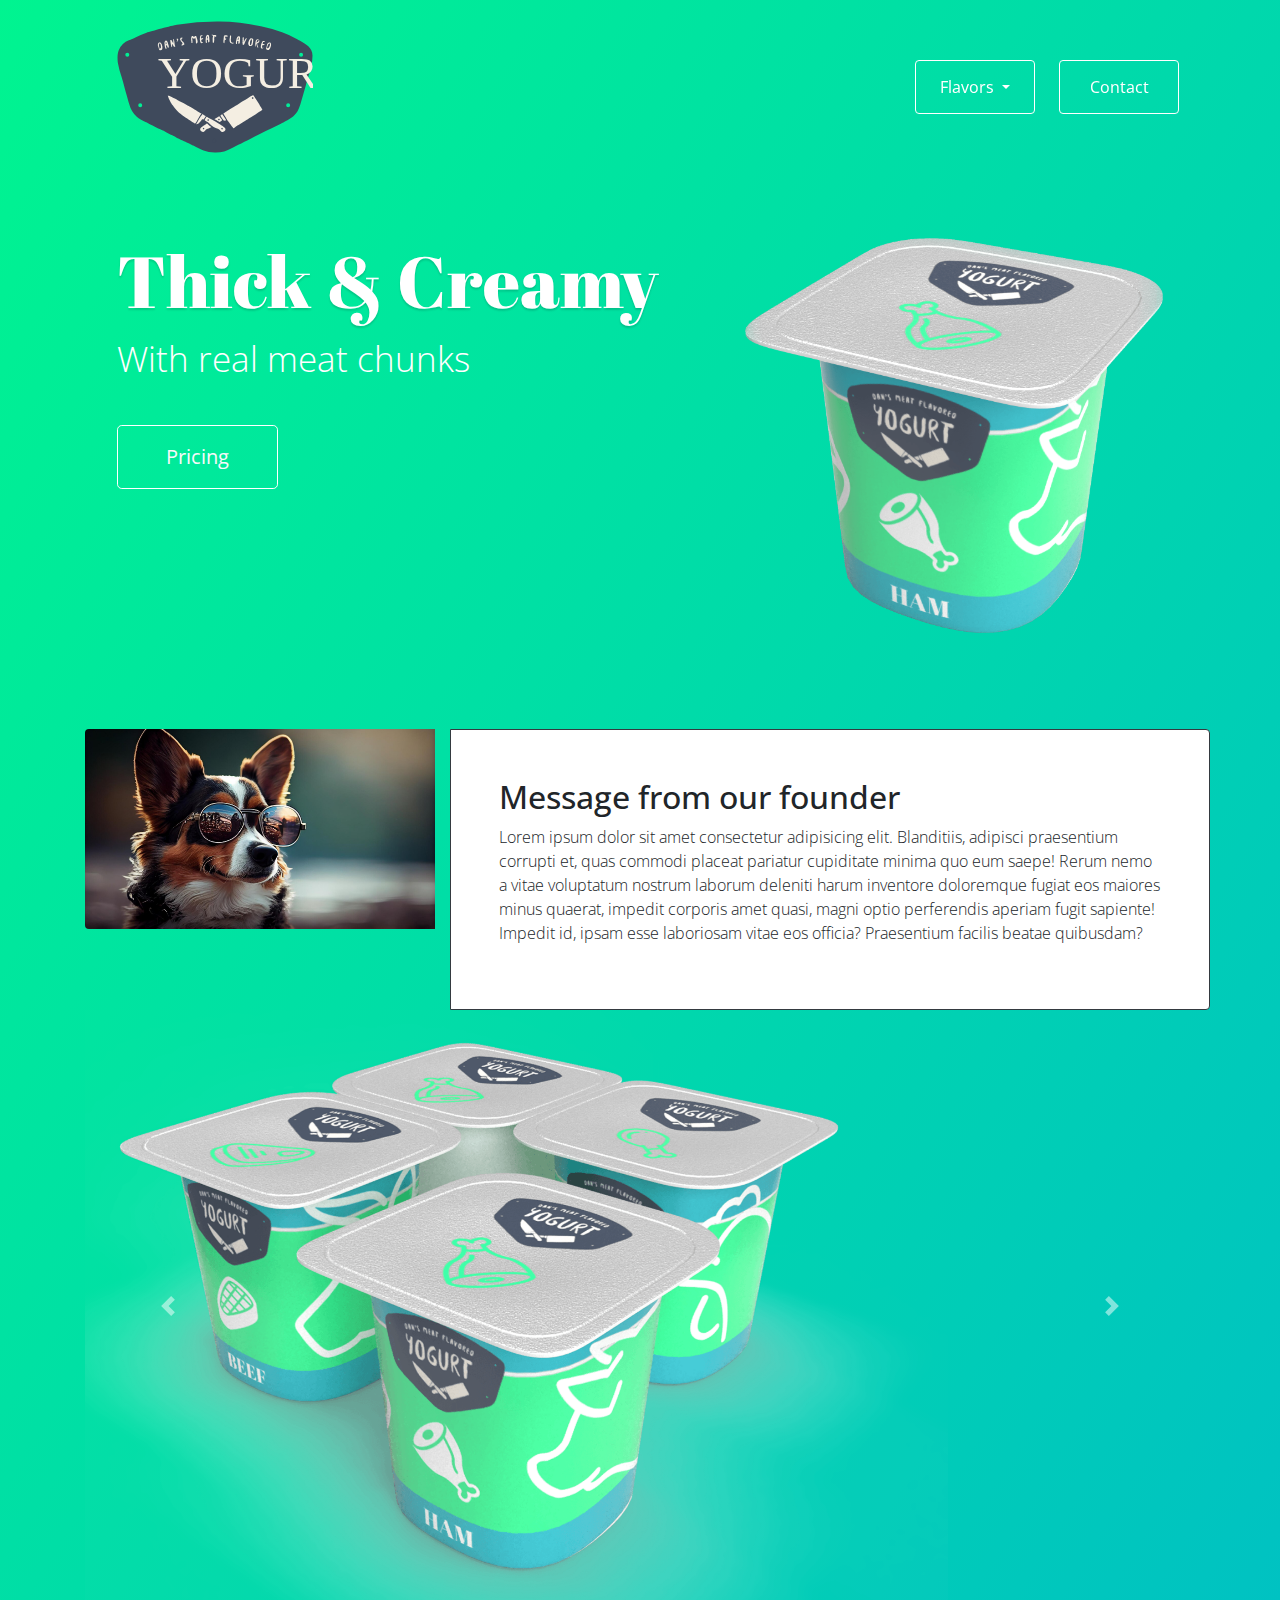
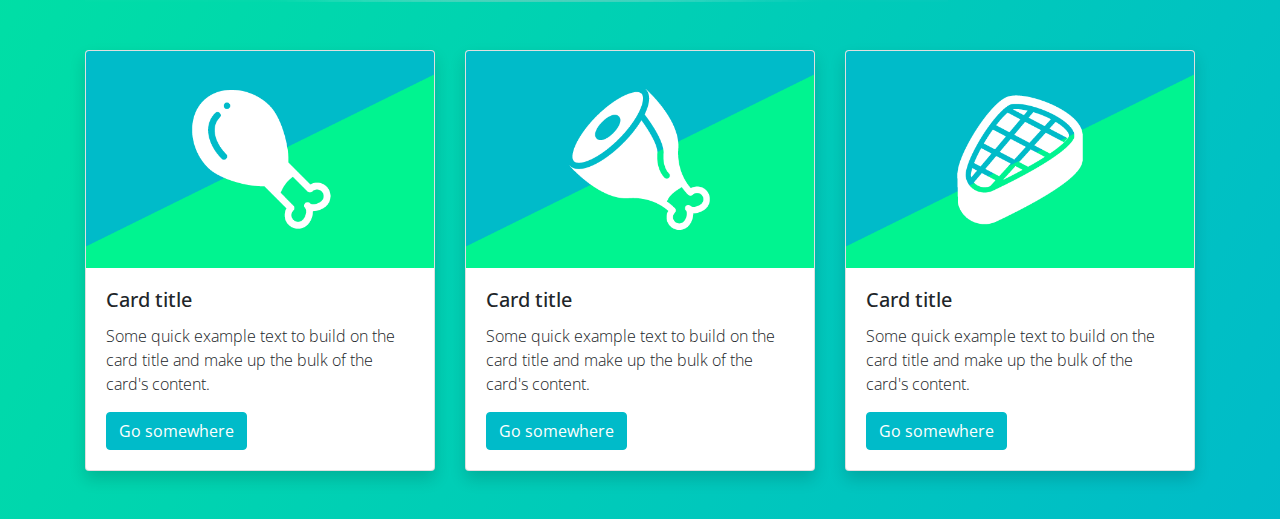
<file: cuteDogYogur/index.html>
<!DOCTYPE html>
<html lang="en">
<head>
    <meta charset="UTF-8">
    <meta name="viewport" content="width=device-width, initial-scale=1.0, shrink-to-fit=no">
    <meta http-equiv="X-UA-Compatible" content="ie=edge">
    <title>Document</title>

    <!-- This is the Bootstrap CSS -->
    <link href="https://fonts.googleapis.com/css?family=Abril+Fatface|Open+Sans:300,700&display=swap" rel="stylesheet">
    <link rel="stylesheet" href="https://stackpath.bootstrapcdn.com/bootstrap/4.3.1/css/bootstrap.min.css" integrity="sha384-ggOyR0iXCbMQv3Xipma34MD+dH/1fQ784/j6cY/iJTQUOhcWr7x9JvoRxT2MZw1T" crossorigin="anonymous">
    <link rel="stylesheet" href="style.css">


</head>
<body>
    <div class="container">
            <!-- Navigation -->
            <nav class="navbar navbar-expand-lg navbar-dark sticky-top">
                    
                <nav class="navbar navbar-light">
                    <a class="navbar-brand" href="index.html">
                      <img src="images/logo-dans-meat-yogurt.svg" alt="Dans' Meat Yogurt Company Logo">
                    </a>
                  </nav>

                    <button class="navbar-toggler" type="button" data-toggle="collapse" data-target="#navbarSupportedContent" aria-controls="navbarSupportedContent" aria-expanded="false" aria-label="Toggle navigation">
                      <span class="navbar-toggler-icon"></span>
                    </button>
                  

                    <!-- BUTTON - DROPDOWN -->

                    <div class="collapse navbar-collapse" id="navbarSupportedContent">
                      <ul class="navbar-nav ml-auto float-right">

                        <li class="nav-item dropdown btn btn-outline-light mr-4" style="width: 120px;">
                          <a class="nav-link dropdown-toggle text-white" href="#" id="navbarDropdown" role="button" data-toggle="dropdown" aria-haspopup="true" aria-expanded="false">
                            Flavors
                          </a>
                          <div class="dropdown-menu" aria-labelledby="navbarDropdown">
                            <a class="dropdown-item" href="#">Ham</a>
                            <a class="dropdown-item" href="#">Beef</a>
                            <a class="dropdown-item" href="#">Chicken</a>
                            <a class="dropdown-item" href="#">Fish</a>
                          </div>
                        </li>


                   <!-- BUTTON - NORMAL -->
                        <li class="nav-item btn btn-outline-light" style="width: 120px;">
                          <a class="nav-link text-white" href="#">Contact</a>
                        </li>

                      </ul>
                    </div>
                  </nav>


                  <!-- Jumbotron -->

                  <div class="jumbotron">

                    <div class="row">
                      <div class="col-12 col-md-7 text-center text-md-left">
                          <h1 class="display-3 text-white drop-shadow">Thick & Creamy</h1>
                          <p class="lead">With real meat chunks</p>
                          
                          <a class="btn btn-outline-light btn-lg mt-4 px-5 py-3 mb-5 mb-md-0" href="#" role="button">Pricing</a>
                  
                      </div>
                      <div class="col-12 col-md-5">
                          <img src="images/hero1.png" alt="Dan's Meat Yogurts" class="img-fluid">
                      </div>
                    </div>
                  
                  </div>

                  <!-- Founders Message -->

                  <div class="row">
                    <div class="col-12 col-md-4">
                      <img src="images/headshot-cuteDog.jpg" class="img-fluid border rounded-left border-lg border-0" alt="tripsy - Meat Yogurt Founder">
                    </div>
                    <div class="col-12 col-md-8 bg-white p-5 d-flex align-items-center border border-dark rounded-right border-lg">
                      <section>
                        <h2>Message from our founder</h2>
                        <p>Lorem ipsum dolor sit amet consectetur adipisicing elit. Blanditiis, adipisci praesentium corrupti et, quas commodi placeat pariatur cupiditate minima quo eum saepe! Rerum nemo a vitae voluptatum nostrum laborum deleniti harum inventore doloremque fugiat eos maiores minus quaerat, impedit corporis amet quasi, magni optio perferendis aperiam fugit sapiente! Impedit id, ipsam esse laboriosam vitae eos officia? Praesentium facilis beatae quibusdam?</p>
                      </section>
                    </div>
                  </div>


                  <!-- Carousel -->

                  <div id="carouselExampleControls" class="carousel slide d-none d-md-block" data-ride="carousel">
                        <div class="carousel-inner">
                          <div class="carousel-item active" data-interval="500">
                            <img src="images/yogurt-1.png" class="d-block w-100" alt="...">
                          </div>
                          <div class="carousel-item" data-interval="500">
                            <img src="images/yogurt-2.png" class="d-block w-100" alt="...">
                          </div>
                          <div class="carousel-item" data-interval="500">
                            <img src="images/yogurt-3.png" class="d-block w-100" alt="...">
                          </div>
                        </div>
                        <a class="carousel-control-prev" href="#carouselExampleControls" role="button" data-slide="prev">
                          <span class="carousel-control-prev-icon" aria-hidden="true"></span>
                          <span class="sr-only">Previous</span>
                        </a>
                        <a class="carousel-control-next" href="#carouselExampleControls" role="button" data-slide="next">
                          <span class="carousel-control-next-icon" aria-hidden="true"></span>
                          <span class="sr-only">Next</span>
                        </a>
                      </div>


                <!-- Cards -->
<div class="card-deck my-5">
  
                  <div class="card shadow" style="width: 18rem;">
                      <img src="images/product1.png" class="card-img-top" alt="...">
                      <div class="card-body">
                          <h5 class="card-title">Card title</h5>
                          <p class="card-text">Some quick example text to build on the card title and make up the bulk of the card's
                              content.</p>
                          <a href="http://www.bringyourownlaptop.com" class="btn btn-primary stretched-link">Go somewhere</a>
                      </div>
                  </div>
                  
                  
                  <div class="card shadow" style="width: 18rem;">
                      <img src="images/product2.png" class="card-img-top" alt="...">
                      <div class="card-body">
                          <h5 class="card-title">Card title</h5>
                          <p class="card-text">Some quick example text to build on the card title and make up the bulk of the card's
                              content.</p>
                          <a href="#" class="btn btn-primary stretched-link">Go somewhere</a>
                      </div>
                  </div>
                  
                  
                  <div class="card shadow" style="width: 18rem;">
                      <img src="images/product3.png" class="card-img-top" alt="...">
                      <div class="card-body">
                          <h5 class="card-title">Card title</h5>
                          <p class="card-text">Some quick example text to build on the card title and make up the bulk of the card's
                              content.</p>
                          <a href="#" class="btn btn-primary stretched-link">Go somewhere</a>
                      </div>
                  </div>
</div>





    </div>



    

    <!-- This is the Bootstrap JS -->
        <script src="https://code.jquery.com/jquery-3.3.1.slim.min.js" integrity="sha384-q8i/X+965DzO0rT7abK41JStQIAqVgRVzpbzo5smXKp4YfRvH+8abtTE1Pi6jizo" crossorigin="anonymous"></script>
        <script src="https://cdnjs.cloudflare.com/ajax/libs/popper.js/1.14.7/umd/popper.min.js" integrity="sha384-UO2eT0CpHqdSJQ6hJty5KVphtPhzWj9WO1clHTMGa3JDZwrnQq4sF86dIHNDz0W1" crossorigin="anonymous"></script>
        <script src="https://stackpath.bootstrapcdn.com/bootstrap/4.3.1/js/bootstrap.min.js" integrity="sha384-JjSmVgyd0p3pXB1rRibZUAYoIIy6OrQ6VrjIEaFf/nJGzIxFDsf4x0xIM+B07jRM" crossorigin="anonymous"></script>    

</body>
</html>
</file>
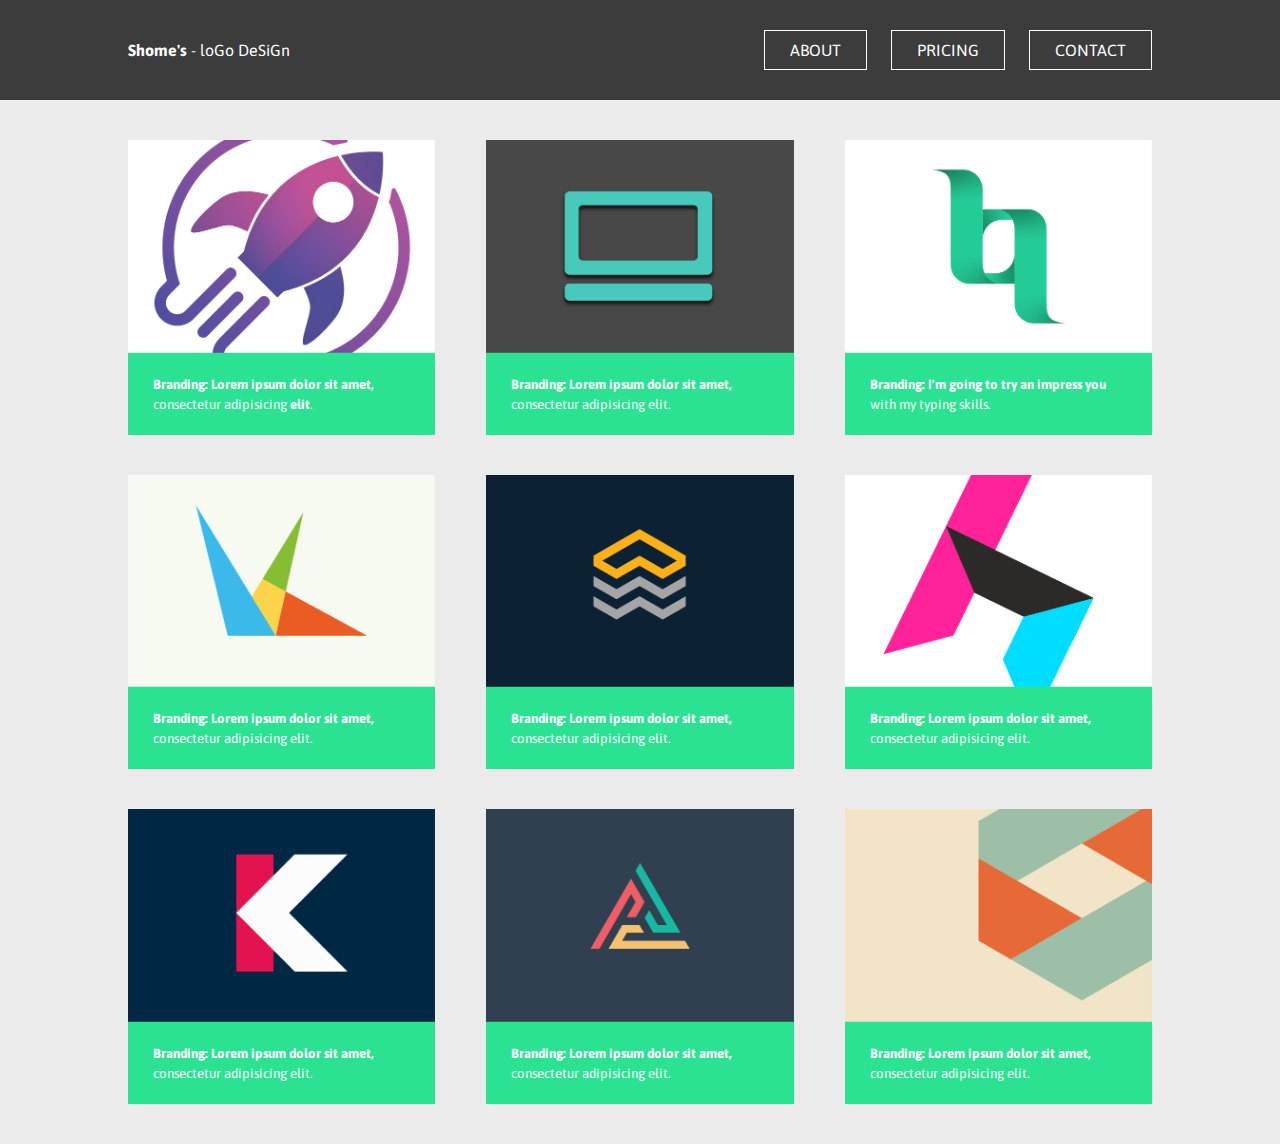
<file: logoDesign/index.html>
<!DOCTYPE html>
<html lang="en">
    <head>
        <meta charset="UTF-8">
        <meta name="viewport" content="width=device-width, initial-scale=1.0">
        <meta http-equiv="X-UA-Compatible" content="ie=edge">
        <title>Daniel Scott Branding and Logo Design in Auckland New Zealand</title>
        <link href="https://fonts.googleapis.com/css?family=Asap:400,700&display=swap" rel="stylesheet">
        <link rel="stylesheet" href="css-reset.css">
        <link rel="stylesheet" href="style.css">
        

    </head>
    <body>

        <div class="header-container">
            <header>
                <div class="logo"><span class="highlight">Shome's</span> - loGo DeSiGn</div>
                <nav>
                    <a href="#" class="mybutton">ABOUT</a>
                    <a href="#" class="mybutton">PRICING</a>
                    <a href="#" class="mybutton">CONTACT</a>
                </nav>

                <div class="mob-wrapper">

                    <img src="images/icon-burger-menu.svg" alt="Mobile Menu Icon" style="width: 40px;" class="burgermenu">

                    <div class="mob-nav">
                        <a href="#" class="navbutton">ABOUT</a>
                        <a href="#" class="navbutton">PRICING</a>
                        <a href="#" class="navbutton">CONTACT</a>
                    </div>


                </div>

            </header>
        </div>




        <div class="container">
        
            <div class="col"><img src="images/image1@2x.png" alt="">
                <p>Branding: Lorem ipsum dolor sit amet, consectetur adipisicing <span class="highlight">elit</span>.</p>
            </div>
            <div class="col"><img src="images/image2@2x.png" alt="">
                <p>Branding: Lorem ipsum dolor sit amet, consectetur adipisicing elit.</p>
            </div>
            <div class="col"><img src="images/image3@2x.png" alt="">
                <p>Branding: I'm going to try an impress you with my typing skills.</p>
            </div>
            <div class="col"><img src="images/image4@2x.png" alt="">
                <p>Branding: Lorem ipsum dolor sit amet, consectetur adipisicing elit.</p>
            </div>
            <div class="col hide-mobile"><img src="images/image5@2x.png" alt="">
                <p>Branding: Lorem ipsum dolor sit amet, consectetur adipisicing elit.</p>
            </div>
            <div class="col hide-mobile"><img src="images/image6@2x.png" alt="">
                <p>Branding: Lorem ipsum dolor sit amet, consectetur adipisicing elit.</p>
            </div>
            <div class="col hide-mobile"><img src="images/image7@2x.png" alt="">
                <p>Branding: Lorem ipsum dolor sit amet, consectetur adipisicing elit.</p>
            </div>
            <div class="col hide-mobile"><img src="images/image8@2x.png" alt="">
                <p>Branding: Lorem ipsum dolor sit amet, consectetur adipisicing elit.</p>
            </div>
            <div class="col hide-mobile"><img src="images/image9@2x.png" alt="">
                <p>Branding: Lorem ipsum dolor sit amet, consectetur adipisicing elit.</p>
            </div>
            <div class="col hide-desktop-only"><img src="images/image10@2x.png" alt="">
                <p>Branding: Lorem ipsum dolor sit amet, consectetur adipisicing elit.</p>
            </div>
        
        </div>

        <script src="https://code.jquery.com/jquery-3.4.1.js" integrity="sha256-WpOohJOqMqqyKL9FccASB9O0KwACQJpFTUBLTYOVvVU="crossorigin="anonymous"></script>
        <script src="scripts.js"></script>


</body>
</html>
</file>
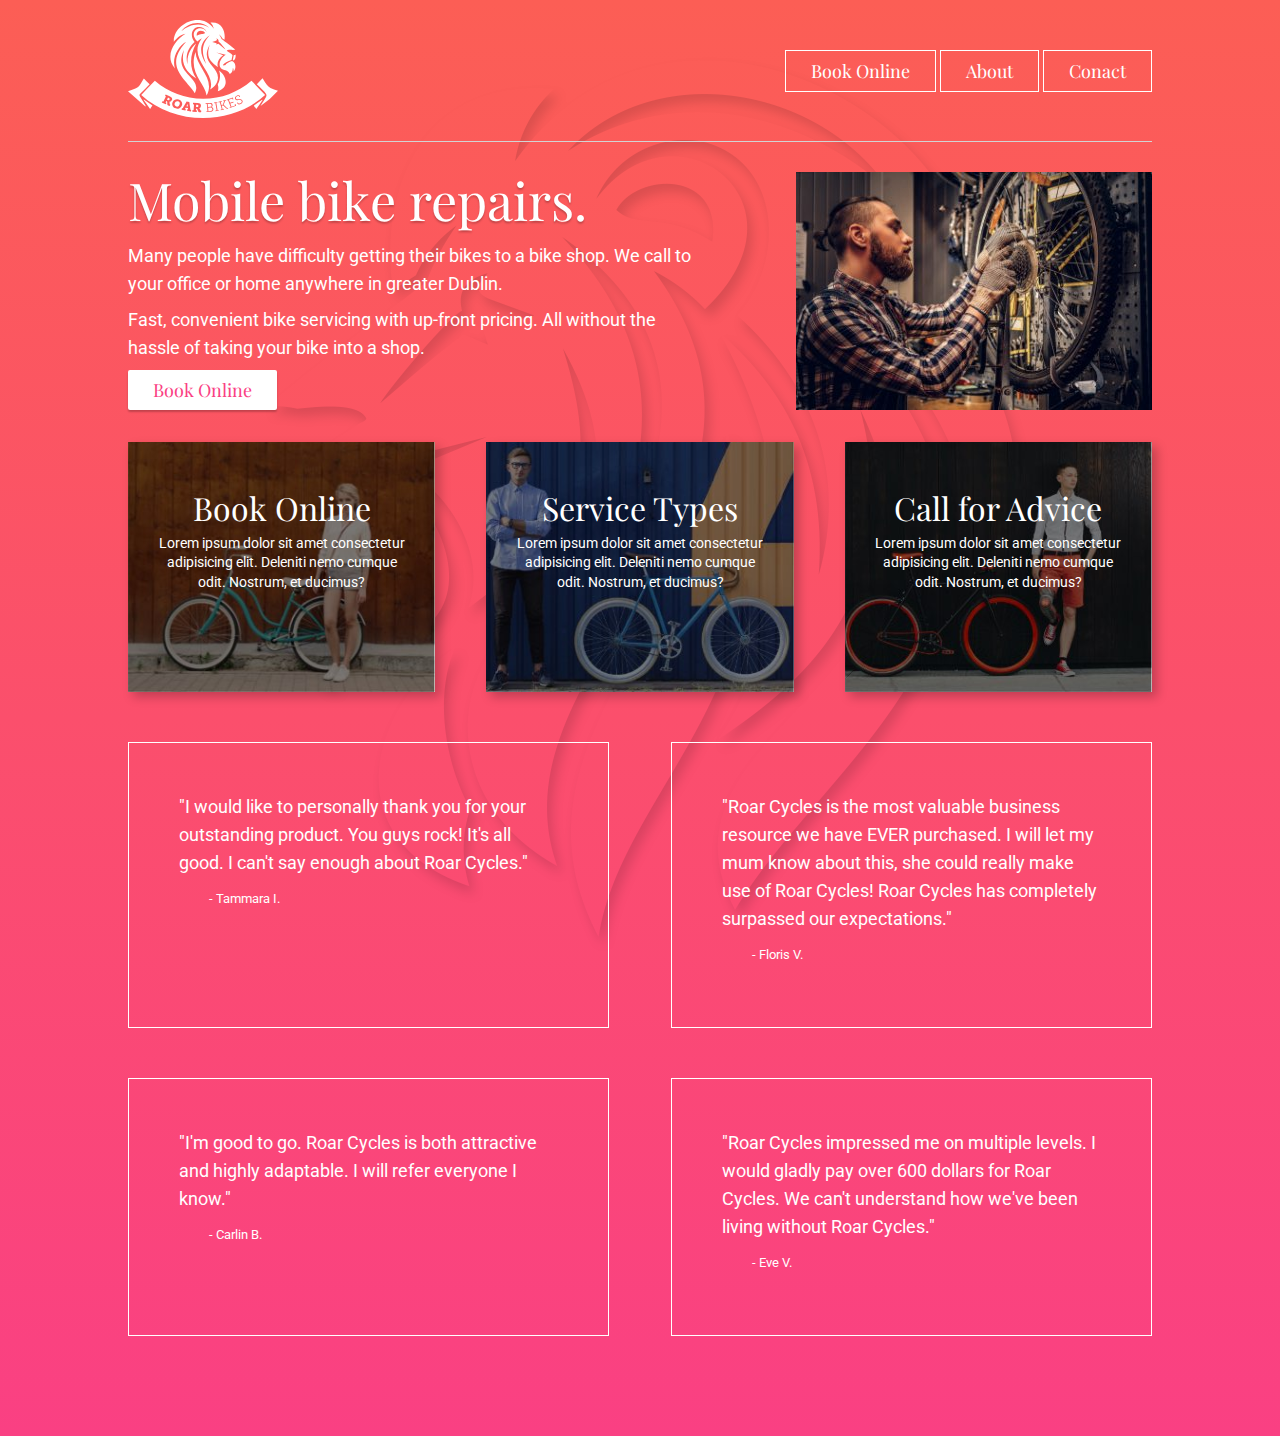
<file: mobileBikeRepairs/index.html>
<!DOCTYPE html>
<html lang="en">
<head>
    <meta charset="UTF-8">
    <meta name="viewport" content="width=device-width, initial-scale=1.0">
    <meta http-equiv="X-UA-Compatible" content="ie=edge">
    <title>Roar Cycle - Bike Repairs in Dublin</title>

    <!-- This is Eric Meyers CSS reset -->
    <link rel="stylesheet" href="css-reset.css">

    <!-- This is my own style sheet -->
    <link rel="stylesheet" href="style.css">
    <link href="https://fonts.googleapis.com/css?family=Playfair+Display|Roboto:300&display=swap" rel="stylesheet">
    <link rel="stylesheet" href="https://use.fontawesome.com/releases/v5.8.2/css/all.css" integrity="sha384-oS3vJWv+0UjzBfQzYUhtDYW+Pj2yciDJxpsK1OYPAYjqT085Qq/1cq5FLXAZQ7Ay" crossorigin="anonymous">


</head>
<body>
    <div class="container">
        <header>
            <div class="logo">
                <a href="index.html">
                    <img src="images/logo-roar-bikes.svg" alt="Logo for Bike Repair shop Roar Bikes">
                </a>
            </div>

            <nav>


                <div class="navbutton">
                    <a href="#">Book Online</a>



                    <div class="newbox">
                        <div class="dropdown">
                            <div class="navbutton"><a href="#">Onsite Service</a></div>
                            <div class="navbutton"><a href="#">Parts Delivery</a></div>
                            <div class="navbutton"><a href="#">Request Callback</a></div>
                        </div>
                    </div>


                    
                </div>

                <div class="navbutton">
                    <a href="#">About</a>
                </div>
                
                <div class="navbutton">
                    <a href="contact-us.html">Conact</a>
                </div>


            </nav>
        </header>
        


        <main>
            <div class="herobox1">
    
              <h1>Mobile bike repairs.</h1>
                <p>Many people have difficulty getting their bikes to a bike shop. We call to your office or home anywhere in greater Dublin.</p>
                <p> Fast, convenient bike servicing with up-front pricing. All without the hassle of taking your bike into a shop.</p>
                <a href="test-page.html" class="mybutton">Book Online</a>
            </div>
            <div class="herobox2">
                <img src="images/image-bike-repair-service.jpg" alt="person servicing a bike in dublin">
            </div>
        </main>



        <div class="cards">
            <div class="card1">
                <a href="#">
                    <i class="fas fa-motorcycle"></i>
                    <h2>Book Online</h2>
                    <p>Lorem ipsum dolor sit amet consectetur adipisicing elit. Deleniti nemo cumque odit. Nostrum, et ducimus?</p>
                </a>
            </div>
            <div class="card2">
                <a href="http://www.byol.me">
                    <i class="fas fa-cog"></i>
                    <h2>Service Types</h2>
                    <p>Lorem ipsum dolor sit amet consectetur adipisicing elit. Deleniti nemo cumque odit. Nostrum, et ducimus?</p>
                </a>
            </div>
            <div class="card3">
                <a href="#">
                    <i class="fas fa-phone"></i>
                    <h2>Call for Advice</h2>
                    <p>Lorem ipsum dolor sit amet consectetur adipisicing elit. Deleniti nemo cumque odit. Nostrum, et ducimus?</p>
                </a>
            </div>
        </div>


        <div class="testimonials">
        
            <div class="tbox">
                <p>"I would like to personally thank you for your outstanding product. You guys rock! It's all good. I can't say enough about Roar Cycles."</p>
                <p>- Tammara I.</p>
            </div>
        
            <div class="tbox">
                <p>"Roar Cycles is the most valuable business resource we have EVER purchased. I will let my mum know about this, she could really make use of Roar Cycles! Roar Cycles has completely surpassed our expectations."</p>
                <p>- Floris V.</p>
            </div>
        
        
            <div class="tbox">
                <p>"I'm good to go. Roar Cycles is both attractive and highly adaptable. I will refer everyone I know."</p>
                <p>- Carlin B.</p>
            </div>


            <div class="tbox">
                <p>"Roar Cycles impressed me on multiple levels. I would gladly pay over 600 dollars for Roar Cycles. We can't understand how we've been living without Roar Cycles."</p>
                <p>- Eve V.</p>
            </div>

        </div>


    </div>
</body>
</html>
</file>
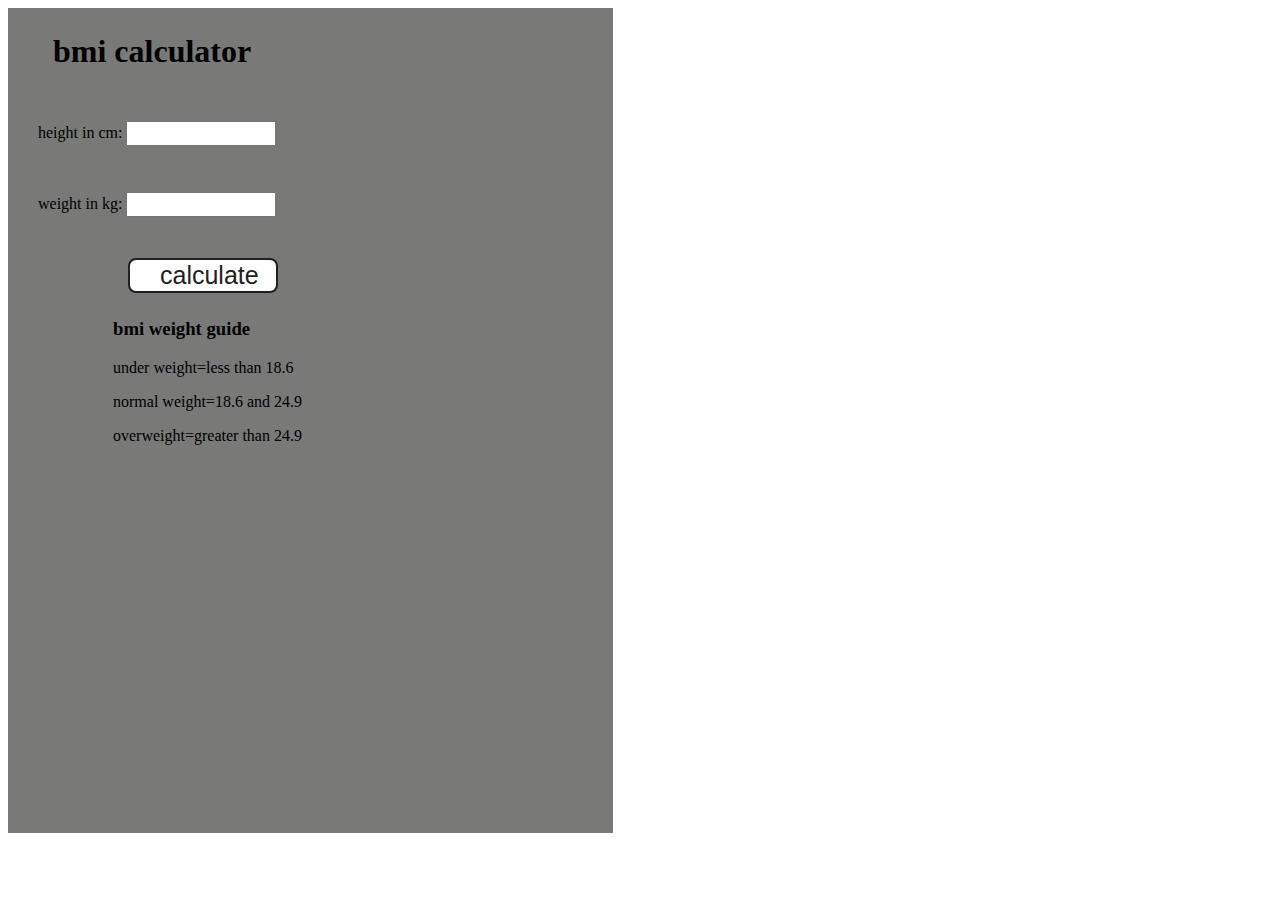
<file: bmiCalculator/indexBmiCalculator.html>
<html lang="en">

<head>
    <meta charset="UTF-8">
    <meta name="viewport" content="width=device-width, initial-scale=1.0">
    <title>bmi calculator</title>
    <link rel="stylesheet" href="stylesBmiCalculator.css">

</head>

<body>
    
    <div class="container">
        <h1>bmi calculator</h1>
        <form action="">
            <p><label>height in cm: </label><input type="text" id="height" />
            </p>
            <p><label>weight in kg: </label><input type="text" id="weight" />
            </p>
            <button>calculate</button>
            <div id="results"></div>
            <div id="weight-guide">
                <h3>bmi weight guide</h3>
                <p>under weight=less than 18.6</p>
                <p>normal weight=18.6 and 24.9</p>
                <p>overweight=greater than 24.9</p>
            </div>
        </form>
    </div>
</body>
<script src="bmiCalculator.js"></script>

</html>
</file>
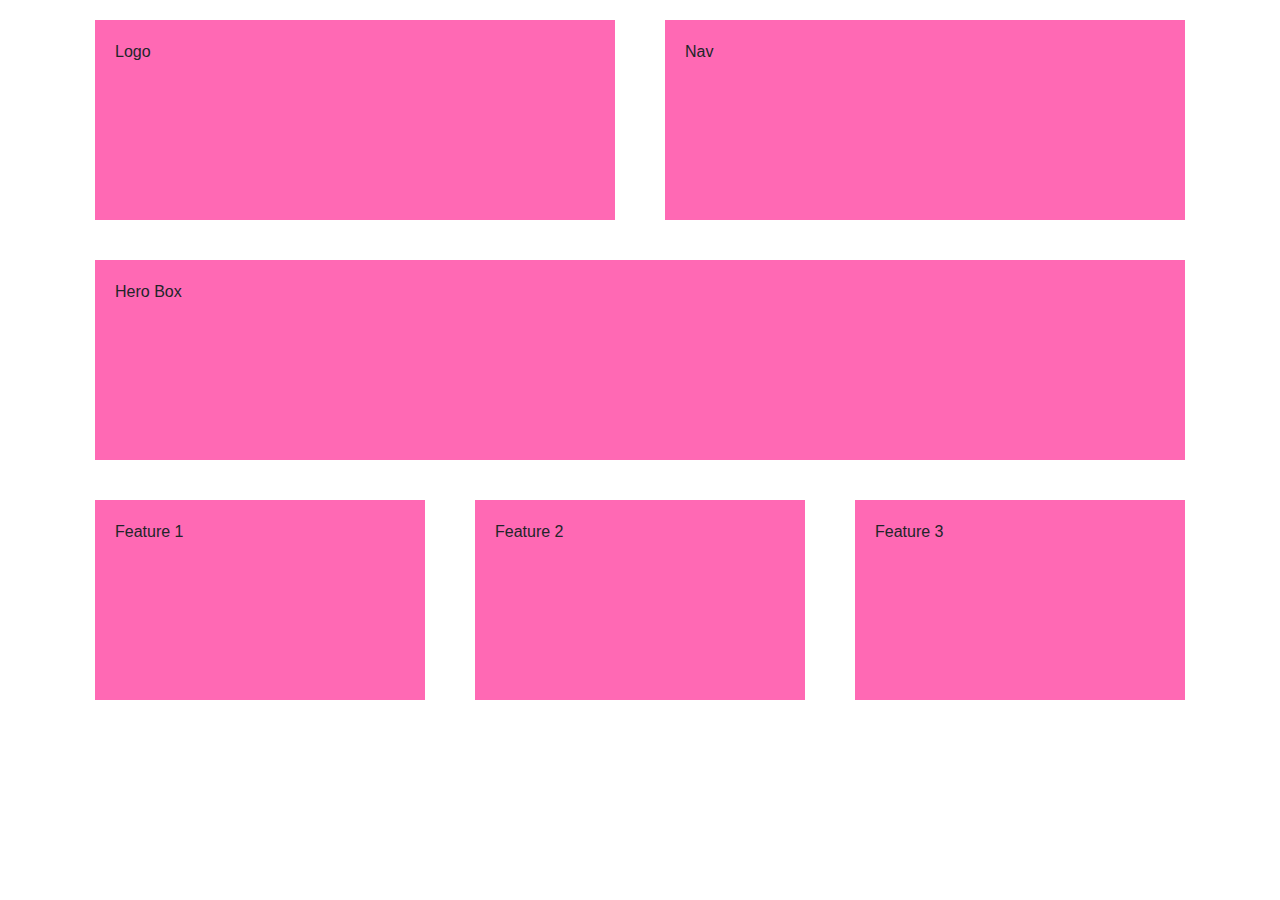
<file: cuteDogYogur/layout-a.html>
<!DOCTYPE html>
<html lang="en">
<head>
    <meta charset="UTF-8">
    <meta name="viewport" content="width=device-width, initial-scale=1, shrink-to-fit=no">
    <meta http-equiv="X-UA-Compatible" content="ie=edge">
    <title>Document</title>
    <link rel="stylesheet" href="https://stackpath.bootstrapcdn.com/bootstrap/4.3.1/css/bootstrap.min.css" integrity="sha384-ggOyR0iXCbMQv3Xipma34MD+dH/1fQ784/j6cY/iJTQUOhcWr7x9JvoRxT2MZw1T" crossorigin="anonymous">
    <style>
        .mybox {
            background-color: hotpink;
            min-height: 200px;
            margin: 20px 10px;
            padding: 20px;
        }
    </style>
</head>
<body>

    <div class="container">



        <div class="row">
            <div class="col">
                <div class="mybox">Logo</div>
            </div>
            <div class="col">
                <div class="mybox">Nav</div>
            </div>
        </div>
        <div class="row">
            <div class="col">
                <div class="mybox">Hero Box</div>
            </div>
        </div>
        <div class="row">
            <div class="col">
                <div class="mybox">Feature 1</div>
            </div>
            <div class="col">
                <div class="mybox">Feature 2</div>
            </div>
            <div class="col">
                <div class="mybox">Feature 3</div>
            </div>
        </div>








    </div>
    
</body>
</html>
</file>
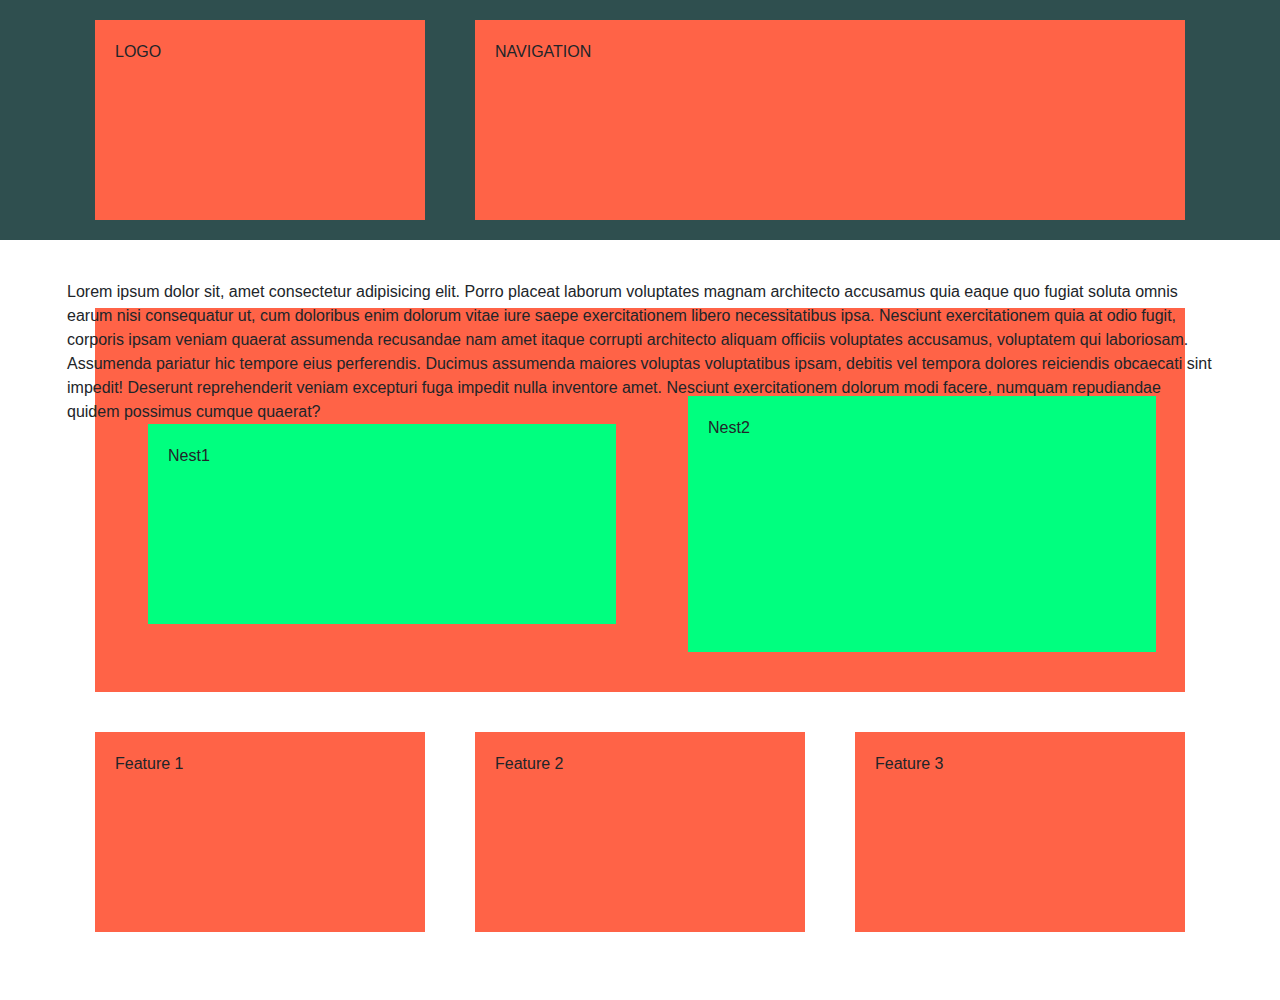
<file: cuteDogYogur/layout-b.html>
<!DOCTYPE html>
<html lang="en">
<head>
    <meta charset="UTF-8">
    <meta name="viewport" content="width=device-width, initial-scale=1, shrink-to-fit=no">
    <meta http-equiv="X-UA-Compatible" content="ie=edge">
    <title>Document</title>
    <link rel="stylesheet" href="https://stackpath.bootstrapcdn.com/bootstrap/4.3.1/css/bootstrap.min.css" integrity="sha384-ggOyR0iXCbMQv3Xipma34MD+dH/1fQ784/j6cY/iJTQUOhcWr7x9JvoRxT2MZw1T" crossorigin="anonymous">
    <style>
        .mybox1 {
            background-color: tomato;
            min-height: 200px;
            margin: 20px 10px;
            padding: 20px;
        }

        .mybox2 {
            background-color: springgreen;
            min-height: 200px;
            margin: 20px 10px;
            padding: 20px;
        }

        .mybg1 {
            background-color: darkslategray;
        }


    </style>
</head>
<body>

<header class="container-fluid mybg1 mb-5">
    <div class="container">
        <div class="row">
            <div class="col-4">
                <div class="mybox1">LOGO</div>
            </div>
            <nav class="col">
                <div class="mybox1">NAVIGATION</div>
            </nav>
        </div>
    </div>
</header>


<div class="container">
    <div class="row">
        <div class="col">
            <div class="mybox1">
                <p class="m-5 m-md-0 m-lg-n5">Lorem ipsum dolor sit, amet consectetur adipisicing elit. Porro placeat laborum voluptates magnam architecto accusamus quia eaque quo fugiat soluta omnis earum nisi consequatur ut, cum doloribus enim dolorum vitae iure saepe exercitationem libero necessitatibus ipsa. Nesciunt exercitationem quia at odio fugit, corporis ipsam veniam quaerat assumenda recusandae nam amet itaque corrupti architecto aliquam officiis voluptates accusamus, voluptatem qui laboriosam. Assumenda pariatur hic tempore eius perferendis. Ducimus assumenda maiores voluptas voluptatibus ipsam, debitis vel tempora dolores reiciendis obcaecati sint impedit! Deserunt reprehenderit veniam excepturi fuga impedit nulla inventore amet. Nesciunt exercitationem dolorum modi facere, numquam repudiandae quidem possimus cumque quaerat?</p>
            <div class="row">
                <div class="col mybox2 m-5">Nest1</div>
                <div class="col mybox2 mx-4">Nest2</div>
            </div>
            </div>
        </div>
    </div>

    <div class="row mb-5">
        <div class="col">
            <div class="mybox1">Feature 1</div>
        </div>
        <div class="col">
            <div class="mybox1">Feature 2</div>
        </div>
        <div class="col">
            <div class="mybox1">Feature 3</div>
        </div>
    </div>


</div>




    
</body>
</html>
</file>
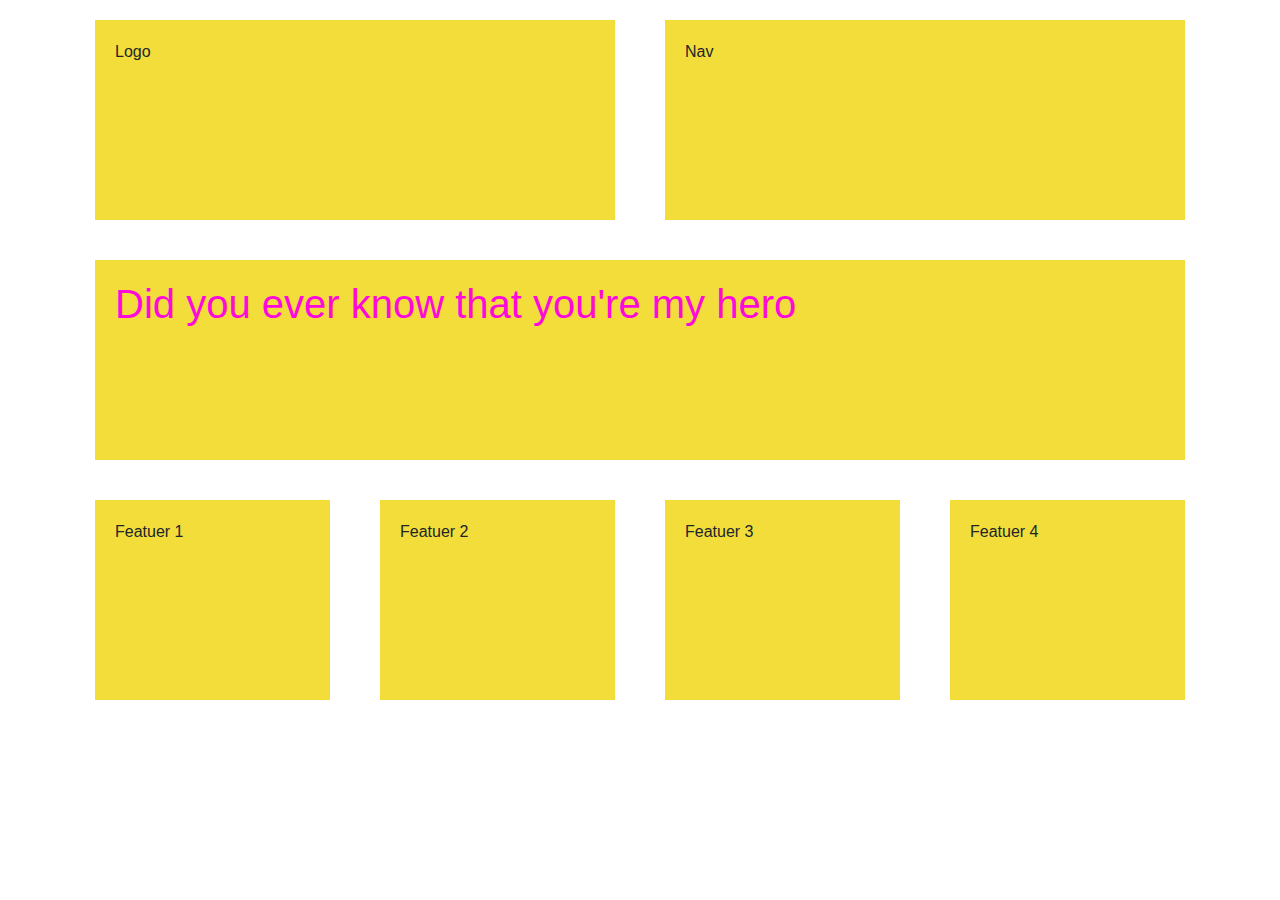
<file: cuteDogYogur/layout-c.html>
<!DOCTYPE html>
<html lang="en">
<head>
    <meta charset="UTF-8">
    <meta name="viewport" content="width=device-width, initial-scale=1, shrink-to-fit=no">
    <meta http-equiv="X-UA-Compatible" content="ie=edge">
    <title>Document</title>
    <link rel="stylesheet" href="https://stackpath.bootstrapcdn.com/bootstrap/4.3.1/css/bootstrap.min.css" integrity="sha384-ggOyR0iXCbMQv3Xipma34MD+dH/1fQ784/j6cY/iJTQUOhcWr7x9JvoRxT2MZw1T" crossorigin="anonymous">
    <link rel="stylesheet" href="layout-c.css">

</head>
<body>

    <div class="container">


        <header class="row">
            <div class="col-12 col-md-6">
                <div class="mybox1">Logo</div>
            </div>
            <nav class="col">
                <div class="mybox1">Nav</div>
            </nav>
        </header>

        <main class="row">
            <div class="col">
                <div class="mybox1"><h1>Did you ever know that you're my hero</h1></div>
            </div>
        </main>



        <div class="row">
            <div class="col-12 col-md-4 col-lg-3">
                <div class="mybox1">Featuer 1</div>
            </div>
            <div class="col-12 col-md-4 col-lg-3">
                <div class="mybox1">Featuer 2</div>
            </div>
            <div class="col-12 col-md-4 col-lg-3">
                <div class="mybox1">Featuer 3</div>
            </div>
            <div class="col-12 col-md-4 col-lg-3 d-md-none d-lg-block">
                <div class="mybox1">Featuer 4</div>
            </div>
        </div>


    </div>





    
</body>
</html>
</file>
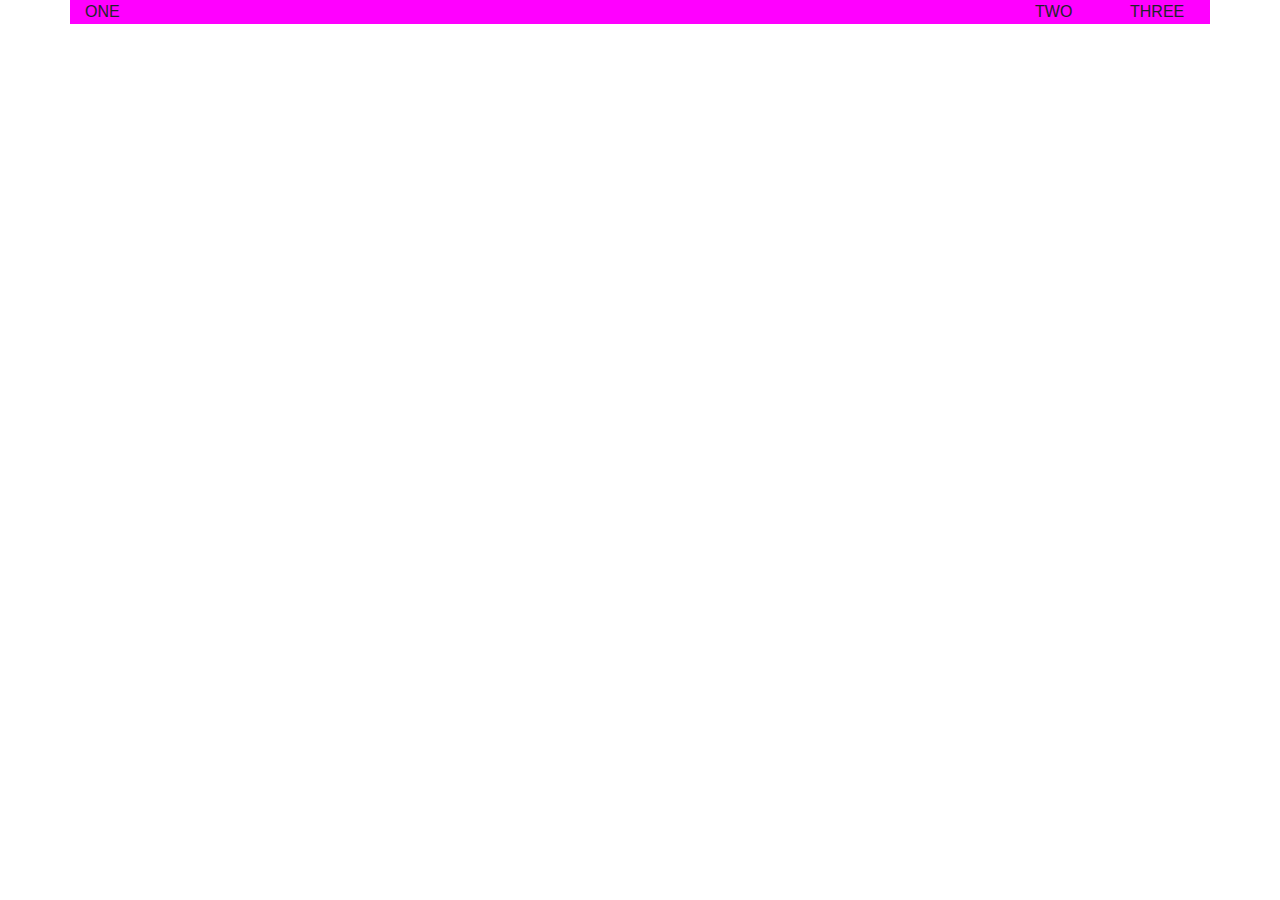
<file: cuteDogYogur/overview-layout.html>
<!DOCTYPE html>
<html lang="en">
<head>
    <meta charset="UTF-8">
    <meta name="viewport" content="width=device-width, initial-scale=1.0, shrink-to-fit=no">
    <meta http-equiv="X-UA-Compatible" content="ie=edge">
    <title>Document</title>
    <link rel="stylesheet" href="https://stackpath.bootstrapcdn.com/bootstrap/4.3.1/css/bootstrap.min.css" integrity="sha384-ggOyR0iXCbMQv3Xipma34MD+dH/1fQ784/j6cY/iJTQUOhcWr7x9JvoRxT2MZw1T" crossorigin="anonymous">
    <style>
        .container {
            background-color: magenta;
        }
    </style>
</head>
<body>

    <div class="container">
        <div class="row">
            <div class="col-lg-10 col-sm-6 col-4">ONE</div>
            <div class="col-lg-1 col-sm-3 col-4">TWO</div>
            <div class="col-lg-1 col-sm-3 col-4">THREE</div>
        </div>
    </div>


</body>
</html>
</file>
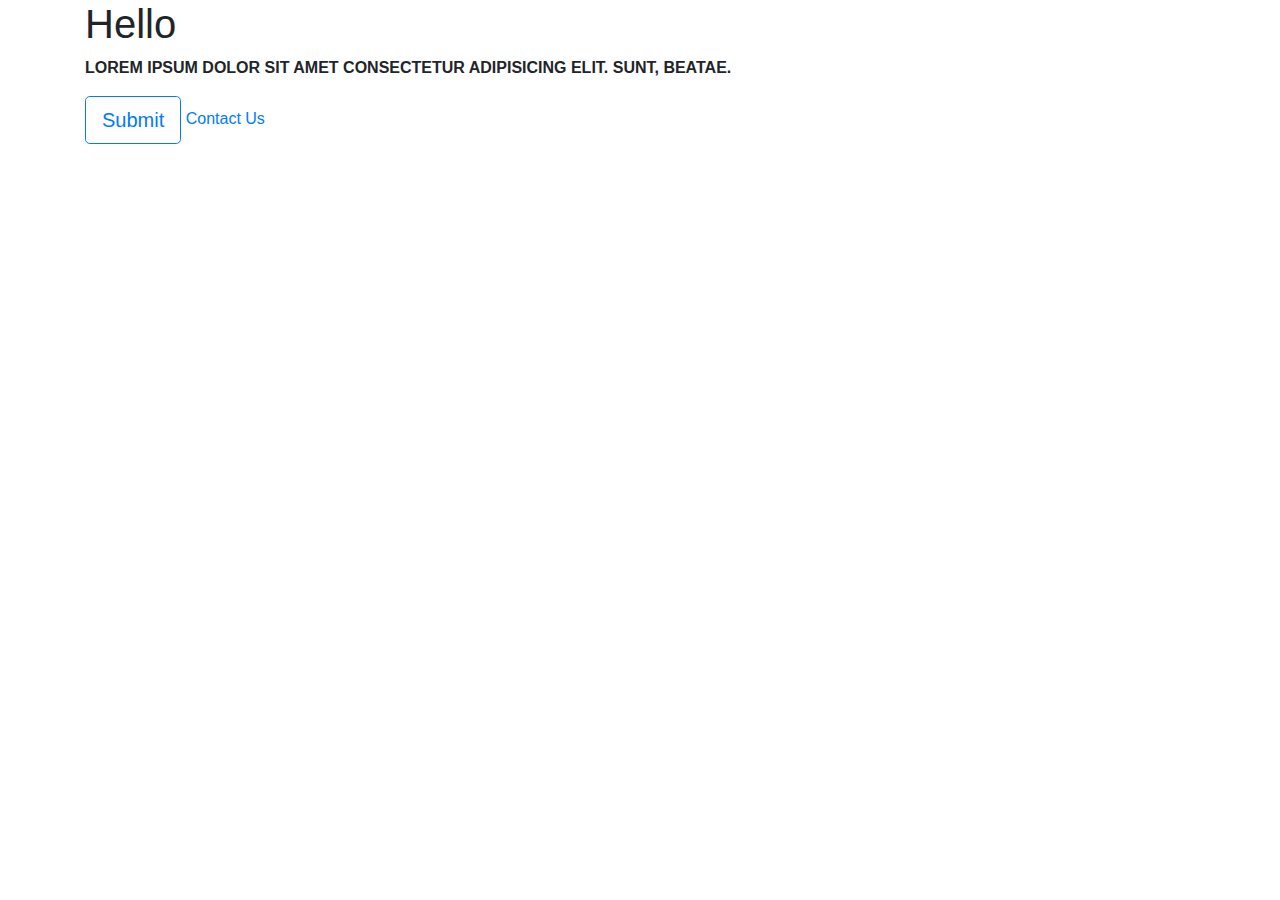
<file: cuteDogYogur/overview-styles.html>
<!DOCTYPE html>
<html lang="en">
<head>
    <meta charset="UTF-8">
    <meta name="viewport" content="width=device-width, initial-scale=1.0, shrink-to-fit=no">
    <meta http-equiv="X-UA-Compatible" content="ie=edge">
    <title>Document</title>

    <!-- This is the Bootstrap CSS -->
    <link rel="stylesheet" href="https://stackpath.bootstrapcdn.com/bootstrap/4.3.1/css/bootstrap.min.css" integrity="sha384-ggOyR0iXCbMQv3Xipma34MD+dH/1fQ784/j6cY/iJTQUOhcWr7x9JvoRxT2MZw1T" crossorigin="anonymous">

</head>
<body>
    <div class="container">
           

        <h1>Hello</h1>
        <p class="text-uppercase font-weight-bold">Lorem ipsum dolor sit amet consectetur adipisicing elit. Sunt, beatae.</p>
        <button class="btn btn-outline-primary btn-lg">Submit</button>
        <a href="#">Contact Us</a>


    </div>



    

    <!-- This is the Bootstrap JS -->
        <script src="https://code.jquery.com/jquery-3.3.1.slim.min.js" integrity="sha384-q8i/X+965DzO0rT7abK41JStQIAqVgRVzpbzo5smXKp4YfRvH+8abtTE1Pi6jizo" crossorigin="anonymous"></script>
        <script src="https://cdnjs.cloudflare.com/ajax/libs/popper.js/1.14.7/umd/popper.min.js" integrity="sha384-UO2eT0CpHqdSJQ6hJty5KVphtPhzWj9WO1clHTMGa3JDZwrnQq4sF86dIHNDz0W1" crossorigin="anonymous"></script>
        <script src="https://stackpath.bootstrapcdn.com/bootstrap/4.3.1/js/bootstrap.min.js" integrity="sha384-JjSmVgyd0p3pXB1rRibZUAYoIIy6OrQ6VrjIEaFf/nJGzIxFDsf4x0xIM+B07jRM" crossorigin="anonymous"></script>    

</body>
</html>
</file>
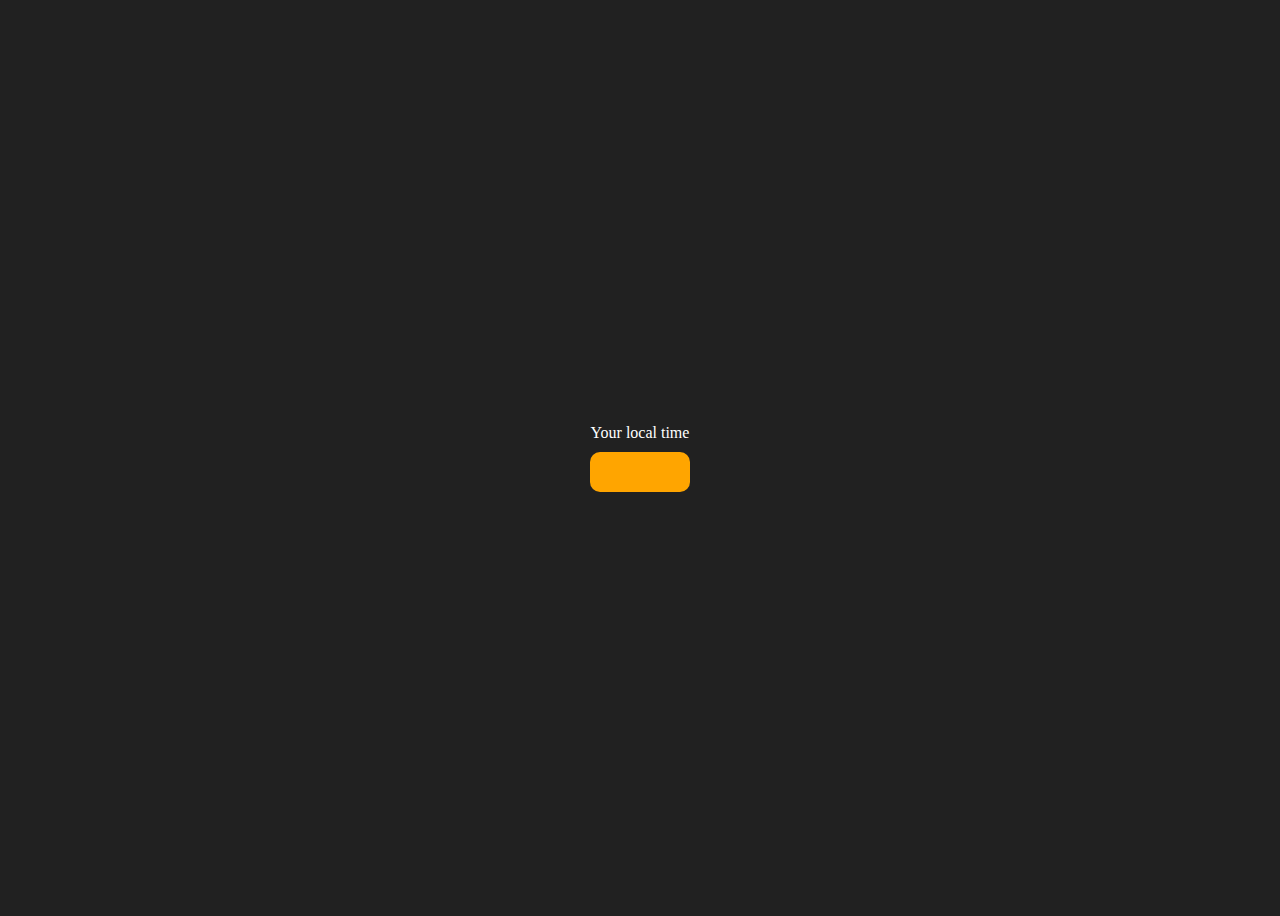
<file: digitalClock/indexDigitalClock.html>
<html lang="en">

<head>
    <meta charset="UTF-8">
    <meta name="viewport" content="width=device-width, initial-scale=1.0">
    <title>my local time</title>
    
    <style>
        body {
            background-color: #212121;
            color: #fff;
        }

        .center {
            display: flex;
            height: 100vh;
            justify-content: center;
            align-items: center;
            flex-direction: column;
        }

        #clock {
            font-size: 40px;
            background-color: orange;
            padding: 20px 50px;
            margin-top: 10px;
            border-radius: 10px;
        }
    </style>
</head>

<body>
    <div class="center">
        <div id="banner"><span>Your local time</span></div>
        <div id="clock"></div>
    </div>
</body>
<script src="DigitalClock.js"></script>

</html>
</file>
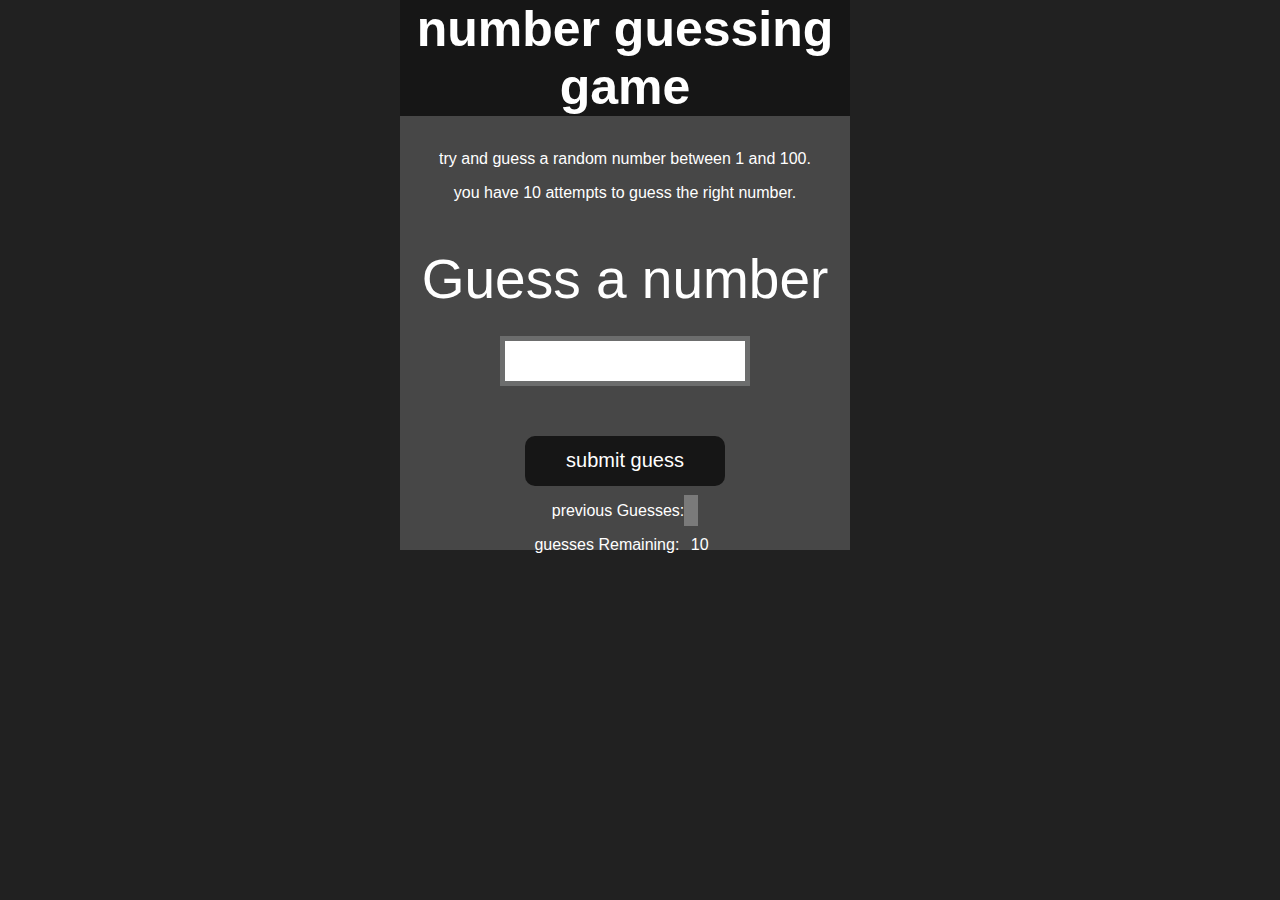
<file: guessTheNumber/indexGuessTheNumber.html>
<html lang="en">

<head>
    <meta charset="UTF-8">
    <meta name="viewport" content="width=device-width, initial-scale=1.0">
    <title>guess the number</title>
    <link rel="stylesheet" href="stylesGuessTheNumber.css">
</head>

<body>
   
    <div id="wrapper">
        <h1>number guessing game</h1>
        <p>try and guess a random number between 1 and 100.</p>
        <p>you have 10 attempts to guess the right number.</p>
        </br>
        <form class="form">
            <label2 for="guessField" id="guess">Guess a number</label>
                <input type="text" id="guessField" class="guessField">
                <input type="submit" id="submit" value="submit guess" class="guessSubmit">
        </form>

        <div class="result">
            <p>previous Guesses: <span class="previousGuesses"></span></p>
            <p>guesses Remaining: <span class="remaining">10</span></p>
            <p class="loworHi"></p>
        </div>
    </div>
    <script src="GuessTheNumber.js"></script>
</body>

</html>
</file>
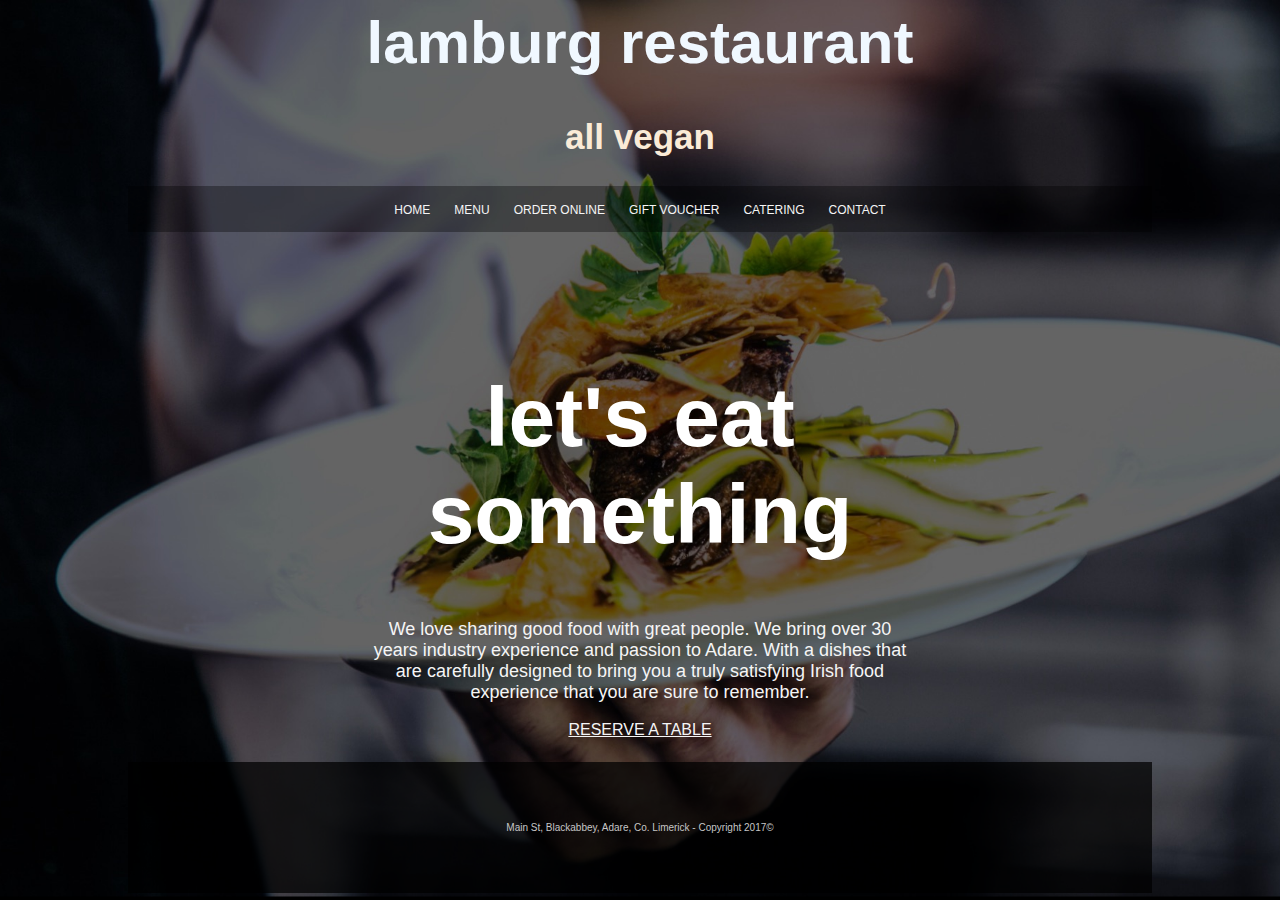
<file: lamburg/pagelamburgindex.html>
<html lang="en">
<head>
    <meta charset="UTF-8">
    <meta name="viewport" content="width=device-width, initial-scale=1.0">
    <title>Lamburg Restaurant</title>
    <link rel="stylesheet" href="pageLamburgstyle.css">
</head>
<body>
    <div class="container">
    <header>
        
        <h1>lamburg restaurant</h1>
        <h2>all vegan</h2>
    </header>
    <nav>
    <a href="#">HOME</a>
    <a href="#">MENU</a>
    <a href="#">ORDER ONLINE</a>
    <a href="#">GIFT VOUCHER</a>
    <a href="#">CATERING</a>
    <a href="#">CONTACT</a>
    </nav>
    <main>
        <h1>let's eat something</h1>
        <p>We love sharing good food with great people. We bring over 30 years industry experience and passion to Adare. With a dishes that are carefully designed to bring you a truly satisfying Irish food experience that you are sure to remember. </p>
        <a href="">RESERVE A TABLE</a>
    </main>
    <footer>
        <p>Main St, Blackabbey, Adare, Co. Limerick - Copyright 2017©</p>
    </footer>
    </div>
</body>
</html>
</file>
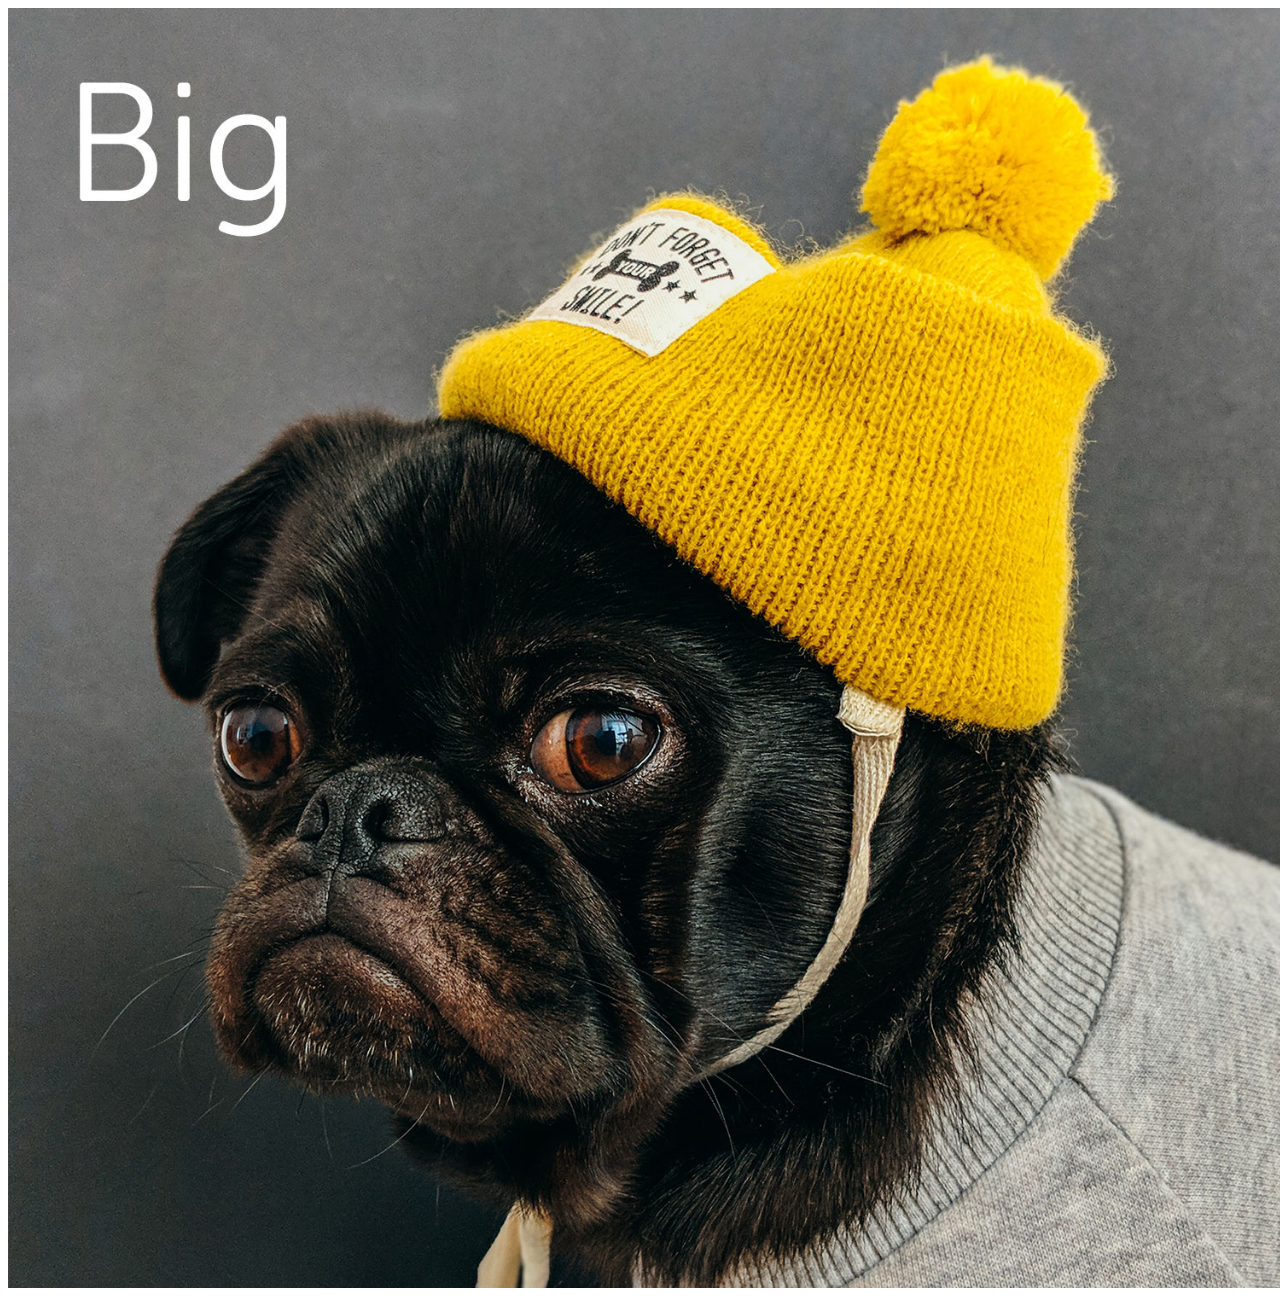
<file: logoDesign/image-srcset.html>
<!DOCTYPE html>
<html lang="en">
<head>
    <meta charset="UTF-8">
    <meta name="viewport" content="width=device-width, initial-scale=1.0">
    <meta http-equiv="X-UA-Compatible" content="ie=edge">
    <title>Document</title>
</head>
<body>
    
    <img src="images/pug-charles-unsplash-small.jpg" alt="" srcset="images/pug-charles-unsplash-small.jpg 500w, images/pug-charles-unsplash-medium.jpg 1000w, images/pug-charles-unsplash-big.jpg 1500w">


</body>
</html>
</file>
<file: cuteDogYogur/style.css>
body {
    font-family: 'Open Sans', sans-serif;
    font-weight: 300;
    background-image: linear-gradient(to bottom right, #00F490,#00BBC9);
}


h1 {
    font-family: 'Abril Fatface', cursive;
}

.jumbotron {
    background-color: rgba(250, 235, 215, 0);
}

.drop-shadow {
    text-shadow: 0px 2px 2px rgba(0, 0, 0, 0.153);
}

.lead {
    color: white;
    font-size: 2.2rem;
}

.btn-outline-light {
    border-color: white;
}


.btn-outline-light:hover {
    background-color: rgba(255, 255, 255, 0.201);
}

.btn-primary, .btn-primary:hover  {
    background-color: #00BBC9;
    border-color: #00BBC9;
}
</file>
<file: logoDesign/style.css>
/* Global View aka Desktop View */

body {
    font-family: 'Asap', sans-serif;
    color: white;
    background-color: #EBEBEB;
}

a {
    color: white;
    text-decoration: none;
}

.container {
    min-height: 500px;
    max-width: 1024px;
    margin: 0 auto;
    display: flex;
    flex-wrap: wrap;
    justify-content: space-between;
    padding-top: 140px;
}

.header-container {
    background-color: rgb(60, 60, 60);
    min-height: 100px;
    position: fixed;
    width: 100%;
}

header {
    max-width: 1024px;
    /* background-color: blueviolet; */
    min-height: 100px;
    margin: 0 auto;
    display: flex;
    justify-content: space-between;
    align-items: center;
}

.col {
    width: 30%;
    margin-bottom: 40px;
    background-color: rgb(43, 226, 147);
}

.col p {
    font-size: 0.825rem;
    padding: 20px 25px;
    line-height: 1.25rem;
}  

.hide-desktop-only {
    display: none;
}

.col img {
    width: 100%;
    height: auto;
} 

.col p::first-line {
    font-weight: 700;
}

.mybutton {
    padding: 10px 25px;
    border-style: solid;
    border-width: 1px;
    margin-left: 20px;
}


.highlight {
    font-weight: 700;
}

.mob-wrapper {
    display: none;
}



/* Tablet View */
@media (max-width: 768px){
    
.col {
    width: 45%;
}

.hide-desktop-only {
    display: block;
}


.header-container {
    position: relative;
}

.container {
    padding-top: 40px;
}

nav {
    display: none;
}

nav a {
    display: block;
   }

.logo {
    padding: 40px 0; 
}

.mybutton {
    margin-left: 0;
}

.mob-wrapper {
    display: block;
    padding-right: 30px;
}

.mob-nav {
    display: none;
    position: absolute;
    padding-top: 10px;
}

.navbutton {
    display: block;
    background-color: coral;
    padding: 15px 30px;
    margin-left: -70px;
    text-align: center;
}

}



/* Mobile View */
@media (max-width: 400px){
    
    .col {
        width: 100%;
    }
    

    .hide-mobile {
        display: none;
    }




}
</file>
<file: mobileBikeRepairs/style.css>
html {
    background-image: linear-gradient(#FC5E55, #FA4083);
}

body {
    background-image: url(images/image-lion-background.png);
    background-position: top center; 
    background-repeat: no-repeat;
     font-family: 'Roboto', sans-serif;
    color: white;
    font-size: 1.125rem;
}

a {
    color: white;
    text-decoration: none;
}


.container {
    width: 1024px;
    min-height: 300px;
    margin-left: auto;
    margin-right: auto;
}

header {
    display: flex;
    justify-content: space-between;
    align-items: center;
    padding-top: 20px;
    padding-bottom: 20px;
    border-bottom: 1px solid lightgrey;
}



main {
    min-height: 300px;
    display: flex;
    align-items: center;
}

.main2 {
    min-height: 300px;
    padding-top: 50px;
}

.cards {
    display: flex;
    justify-content: space-between;
    text-align: center;
}

.card1 {
    background-image: url(images/image-background-card1.jpg);
    background-size: cover;
    background-position: bottom;
    min-height: 250px;
    width: 30%;   
    box-shadow: 5px 5px 10px rgba(0, 0, 0, 0.228);
}

.card2 {
    background-image: url(images/image-background-card2.jpg);
    background-size: cover;
    background-position: bottom;
    width: 30%;
    min-height: 250px;
    box-shadow: 5px 5px 10px rgba(0, 0, 0, 0.228);
}

.card3 {
    background-image: url(images/image-background-card3.jpg);
    background-size: cover;
    background-position: bottom;
    width: 30%;
    min-height: 250px;
    box-shadow: 5px 5px 10px rgba(0, 0, 0, 0.228);
}

.card1, .card2, .card3 {
    padding: 30px 30px 20px 30px; 
    box-sizing: border-box;
}

.herobox1 {
    flex: 2;
    padding-right: 100px;
}

.herobox2 {
    flex: 1;
    
}

h1 {
    font-size: 3.25rem;
    font-family: 'Playfair Display', serif;
    margin-bottom: 1rem;
    text-shadow: 0px 2px 2px rgba(0, 0, 0, 0.228);
}

h2 {
    font-size: 2rem;
    font-family: 'Playfair Display', serif;
    margin-top: 20px;
}

p {
    line-height: 1.75rem;
    margin-bottom: 0.5rem;
}

.cards p {
    font-size: 0.85rem;
    line-height: 1.2rem;
    margin-top: 10px;
}

.cards i {
    font-size: 100px;
}



.mybutton {
    background-color: white;
    color: #FA4083;
    font-family: 'Playfair Display', serif;
    padding: 11px 25px;
    border-radius: 2px;
    box-shadow: 0px 2px 2px rgba(0, 0, 0, 0.228);
}

.mybutton:hover {
    background-color: rgb(29, 213, 103);
    transition-duration: 1s;
}

a.mybutton {
    display: inline-block;
    margin-top: 1
    0px;
}

nav a.mybutton {
    margin-left: 30px;
}

.navbutton {
    border: 1px solid white;
    padding: 11px 25px;
    font-family: 'Playfair Display', serif;
    display: inline-block;
    position: relative;
}

.testimonials {
    display: flex; 
    flex-wrap: wrap;
    justify-content: space-between;
    margin-bottom: 100px;
}

.tbox {
    width: 47%;
    padding: 50px;
    border: 1px solid white;
    box-sizing: border-box;
    margin-top: 50px;
}

/* .tbox :last-child {
    font-size: .8rem;
} */


.tbox p:last-of-type {
    font-size: 0.8rem;
    padding-left: 30px;
}

.dropdown {
    display: none;
    position: absolute;
    z-index: 1;
    padding-top: 20px;
    text-align: center;
}

.navbutton:hover .dropdown {
    display: block;
}

.dropdown .navbutton {
    width: 120px;
    background-color: white;
}

.dropdown .navbutton a {
    color: #FA4083;
}


.inputwrapper {
    margin-bottom: 30px;
}

input[type=text], input[type=email], textarea {
    padding: 12px 20px; 
    width: 100%;
    font-family: 'Roboto', sans-serif;
    font-size: 0.85rem;
    box-sizing: border-box;
}

.newline {
    display: block;
    margin-bottom: 10px;
}

.margin-right-a {
    margin-right: 20px;
}

input[type=radio] {
    margin-right: 10px;
}

form {
    margin: 40px 0px;
}
</file>
<file: bmiCalculator/stylesBmiCalculator.css>
.container {
  width: 575px;
  height: 825px;
  background-color: #797978;
  padding-left: 30px;
}
#height,
#weight {
  width: 150px;
  height: 25px;
  margin-top: 30px;
}
#weight-guide {
  margin-left: 75px;
  margin-top: 25px;
}
#results {
  font-size: 35px;
  margin-left: 90px;
  margin-top: 20px;
  color: rgb(241, 241, 241);
}
button {
  width: 150px;
  height: 35px;
  margin-left: 90px;
  margin-top: 25px;
  background-color: #fff;
  padding: 1px 30px;
  border-radius: 8px;
  color: #212121;
  text-decoration: none;
  border: 2px solid #212121;
  font-size: 25px;
}
h1 {
  padding-left: 15px;
  padding-top: 25px;
}
</file>
<file: guessTheNumber/stylesGuessTheNumber.css>
html {
  font-family: sans-serif;
}

body {
  width: 300px;
  max-width: 750px;
  min-width: 480px;
  margin: 0 auto;
  background-color: #212121;
}

.remaining {
  color: white;
  padding: 7px;
}

.previousGuesses {
  color: white;
  padding: 7px;
}

button {
  background-color: #141414;
  color: #fff;
  width: 250px;
  height: 50px;
  border-radius: 25px;
  font-size: 30px;
  border-style: none;
  margin-top: 30px;
  /* margin-left: 50px; */
}

#submit {
  background-color: #161616;
  color: #ffffff;
  width: 200px;
  height: 50px;
  border-radius: 10px;
  font-size: 20px;
  border-style: none;
  margin-top: 50px;
  /* margin-left: 75px; */
}

#guessField {
  color: #000;
  width: 250px;
  height: 50px;
  font-size: 30px;
  border-style: none;
  margin-top: 25px;

  /* margin-left: 50px; */
  border: 5px solid #6c6d6d;
  text-align: center;
}

#guess {
  font-size: 55px;
  /* margin-left: 90px; */
  margin-top: 120px;
  color: #fff;
}

.previousGuesses {
  background-color: #7a7a7a;
}

#wrapper {
  box-sizing: border-box;
  text-align: center;
  width: 450px;
  height: 550px;
  background-color: #474747;
  color: #fff;
  font-size: 25px;
}

h1 {
  background-color: #161616;

  color: #fff;
  text-align: center;
}

p {
  font-size: 16px;
  text-align: center;
}
</file>
<file: lamburg/pageLamburgstyle.css>
html{
    height: 100%;
}
body{
    background-color: #2f3035;
    background-image: url(background-adare-restaurant.jpg);
    background-size: cover;
    background-repeat: no-repeat;
    background-position: center;
}
header h1{
    font-size: 60px;
    font-family: 'Gill Sans', 'Gill Sans MT', Calibri, 'Trebuchet MS', sans-serif;
    color: aliceblue;
    text-align: center;
}
header h2{
    font-size: 35px;
    font-family: 'Gill Sans', 'Gill Sans MT', Calibri, 'Trebuchet MS', sans-serif;
    color: antiquewhite;
    text-align: center;

}
.container{
    margin-left: auto;
    margin-right: auto;
    width: 1024px;
}
nav{
    background-color: rgba(0,0,0,0.338);
    text-align: center;
    padding-top:14px;
    padding-bottom: 14px;
}
nav a{
    text-decoration: none;
    font-size: 12px;
    padding-left: 10px;
    padding-right: 10px;
}
a{
    color: whitesmoke;
    font-family: 'Gill Sans', 'Gill Sans MT', Calibri, 'Trebuchet MS', sans-serif;
}
main{
    height: 400px;
    text-align: center;
    padding-top:  80px; 
    padding-left: 240px;
    padding-right: 240px;
    padding-bottom: 50px;
}
h1{
    font-size: 84px;
    color: white;
    font-family: 'Gill Sans', 'Gill Sans MT', Calibri, 'Trebuchet MS', sans-serif;
}
p{
    font-size: 18px;
    color: whitesmoke;
    font-family: 'Gill Sans', 'Gill Sans MT', Calibri, 'Trebuchet MS', sans-serif;
}
footer{
    background-color: rgba(0,0,0,0.728);
    padding-top: 50px;
    padding-bottom: 50px;
}
footer p{
    font-size: 10px;
    text-align: center;
    color: rgb(198,198,198);
}
</file>
<file: cuteDogYogur/layout-c.css>
/* // Extra small devices (portrait phones, less than 576px)
// No media query for `xs` since this is the default in Bootstrap */

.mybox1 {
    background-color: rgb(242, 221, 59);
    min-height: 200px;
    margin: 20px 10px;
    padding: 20px;
}

h1 {
    color: red;
}


/* // Small devices (landscape phones, 576px and up) */
@media (min-width: 576px) { 
    h1 {
        color: blue;
    }
 }

/* // Medium devices (tablets, 768px and up) */
@media (min-width: 768px) { 

 }

/* // Large devices (desktops, 992px and up) */
@media (min-width: 992px) { 
    h1 {
        color: rgb(255, 9, 218);
    }
 }

/* // Extra large devices (large desktops, 1200px and up) */
@media (min-width: 1200px) { 

 }
</file>
